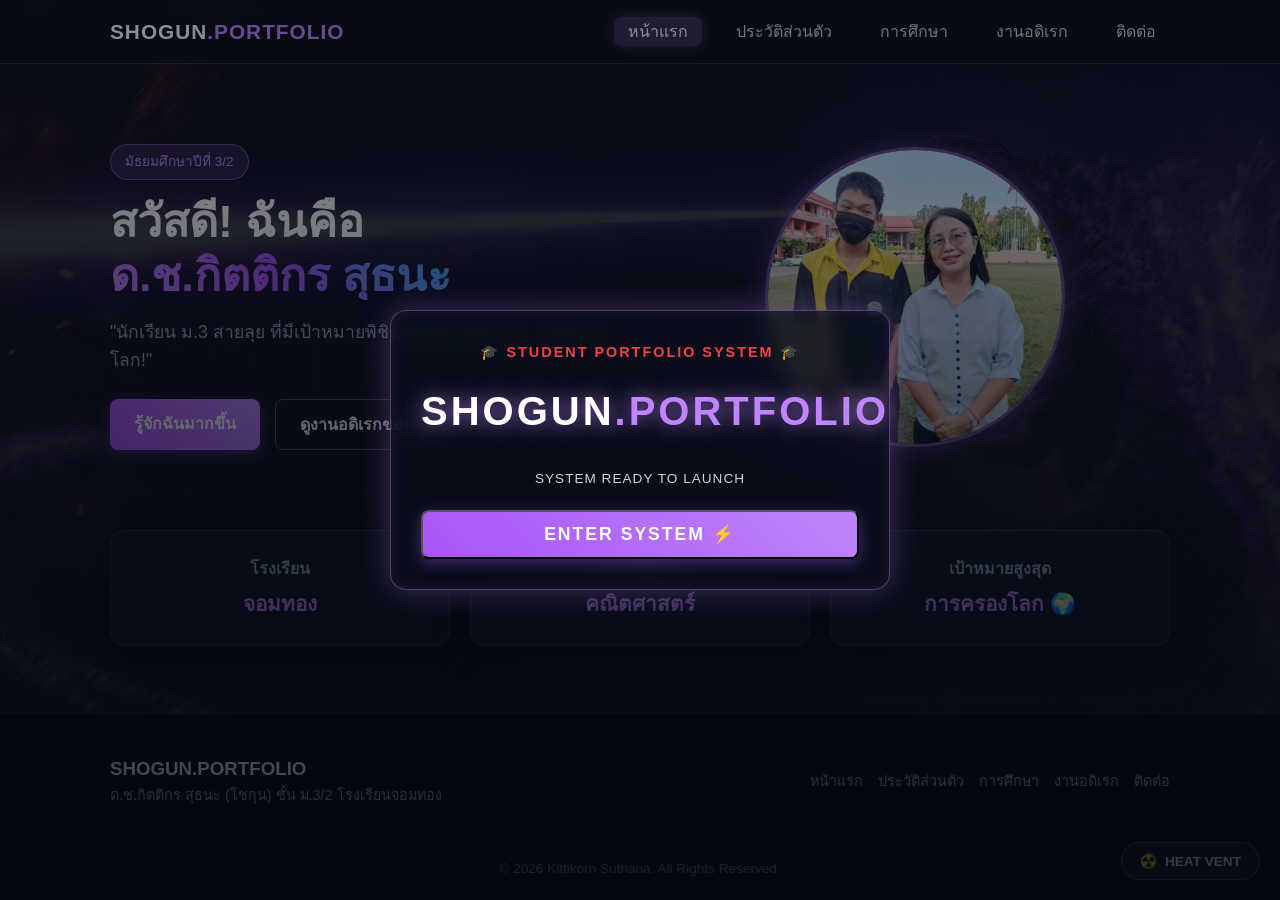
<file: index.html>
<!DOCTYPE html>
<html lang="th">
<head>
    <meta charset="UTF-8">
    <meta name="viewport" content="width=device-width, initial-scale=1.0">
    <title>หน้าแรก - Shogun Portfolio</title>
    <link rel="stylesheet" href="style.css">
</head>
<body>
    <!-- ฉากเปิดตอนเข้าหน้าเว็บ (Video Intro Overlay - Student Edition) -->
    <div id="introOverlay" class="intro-overlay">
        <!-- 1. วิดีโอพื้นหลัง -->
        <video autoplay muted loop playsinline class="intro-video-bg">
            <source src="intro-video.mp4.mp4" type="video/mp4">
            Your browser does not support the video tag.
        </video>

        <!-- 2. ไฟล์เสียง MP3 ฉากเปิด -->
        <audio id="introSound" src="crucified.mp3.mp3" preload="auto"></audio>

        <!-- 3. แผ่นฟิล์มกรองสีมืดเพื่อให้ข้อความอ่านง่าย -->
        <div class="intro-video-overlay-tint"></div>

        <!-- 4. กล่องข้อความและปุ่มเข้าสู่ระบบเพื่อปลดล็อกเสียง -->
        <div class="intro-content">
            <div class="intro-warning">🎓 STUDENT PORTFOLIO SYSTEM 🎓</div>
            <h1 class="intro-title">SHOGUN<span>.PORTFOLIO</span></h1>
            <p class="intro-subtext" style="margin-bottom: 20px;">SYSTEM READY TO LAUNCH</p>
            
            <!-- ปุ่มกดเริ่มเพื่อเปิดใช้งานเสียง -->
            <button id="startBtn" class="btn btn-primary" style="width: 100%; font-size: 1.1rem; letter-spacing: 2px;">
                ENTER SYSTEM ⚡
            </button>
        </div>
    </div>

    <!-- ปุ่มสลับโหมดระบายความร้อน Godzilla (Heat Vent Mode) มุมขวาล่าง -->
    <div class="godzilla-controls">
        <button id="heatVentBtn" class="control-btn" title="Godzilla Heat Vent Mode">
            <span class="icon">☢️</span>
            <span class="label">HEAT VENT</span>
        </button>
    </div>

    <!-- Canvas สำหรับวาดแสงเลเซอร์และเอฟเฟกต์เผาหน้าจอ -->
    <canvas id="laserCanvas"></canvas>

    <!-- Navigation Bar -->
    <header class="navbar">
        <div class="nav-container">
            <a href="index.html" class="logo">SHOGUN<span>.PORTFOLIO</span></a>
            <nav>
                <ul class="nav-links">
                    <li><a href="index.html" class="active">หน้าแรก</a></li>
                    <li><a href="profile.html">ประวัติส่วนตัว</a></li>
                    <li><a href="education.html">การศึกษา</a></li>
                    <li><a href="hobby.html">งานอดิเรก</a></li>
                    <li><a href="contact.html">ติดต่อ</a></li>
                </ul>
            </nav>
        </div>
    </header>

    <!-- Content Area -->
    <main>
        <section class="hero-section">
            <div class="hero-container">
                <div class="hero-text">
                    <span class="badge">มัธยมศึกษาปีที่ 3/2</span>
                    <h1>สวัสดี! ฉันคือ <br><span class="highlight">ด.ช.กิตติกร สุธนะ</span></h1>
                    <p class="tagline">"นักเรียน ม.3 สายลุย ที่มีเป้าหมายพิชิตคณิตศาสตร์ และ... ยึดครองโลก!"</p>
                    <div class="hero-buttons">
                        <a href="profile.html" class="btn btn-primary">รู้จักฉันมากขึ้น</a>
                        <a href="hobby.html" class="btn btn-secondary">ดูงานอดิเรกของฉัน</a>
                    </div>
                </div>
                <div class="hero-image-wrapper">
                    <div class="image-bg-glow"></div>
                    <img src="รูปกูเอง.jpg" alt="รูปโปรไฟล์ของกิตติกร" class="hero-img">
                </div>
            </div>
        </section>

        <section class="quick-highlights">
            <div class="container">
                <div class="grid-3">
                    <div class="card stat-card">
                        <h3>โรงเรียน</h3>
                        <p>จอมทอง</p>
                    </div>
                    <div class="card stat-card">
                        <h3>วิชาที่ชอบ</h3>
                        <p>คณิตศาสตร์</p>
                    </div>
                    <div class="card stat-card">
                        <h3>เป้าหมายสูงสุด</h3>
                        <p>การครองโลก 🌍</p>
                    </div>
                </div>
            </div>
        </section>
    </main>

    <!-- Footer Area -->
    <footer>
        <div class="container footer-container">
            <div class="footer-info">
                <h3>SHOGUN<span>.PORTFOLIO</span></h3>
                <p>ด.ช.กิตติกร สุธนะ (โชกุน) ชั้น ม.3/2 โรงเรียนจอมทอง</p>
            </div>
            <ul class="footer-links">
                <li><a href="index.html">หน้าแรก</a></li>
                <li><a href="profile.html">ประวัติส่วนตัว</a></li>
                <li><a href="education.html">การศึกษา</a></li>
                <li><a href="hobby.html">งานอดิเรก</a></li>
                <li><a href="contact.html">ติดต่อ</a></li>
            </ul>
        </div>
        <div class="footer-bottom">
            <p>&copy; 2026 Kittikorn Suthana. All Rights Reserved.</p>
        </div>
    </footer>

    <!-- Script สำหรับควบคุม Canvas และเอฟเฟกต์ Godzilla -->
    <script src="laser.js"></script>
</body>
</html>
</file>
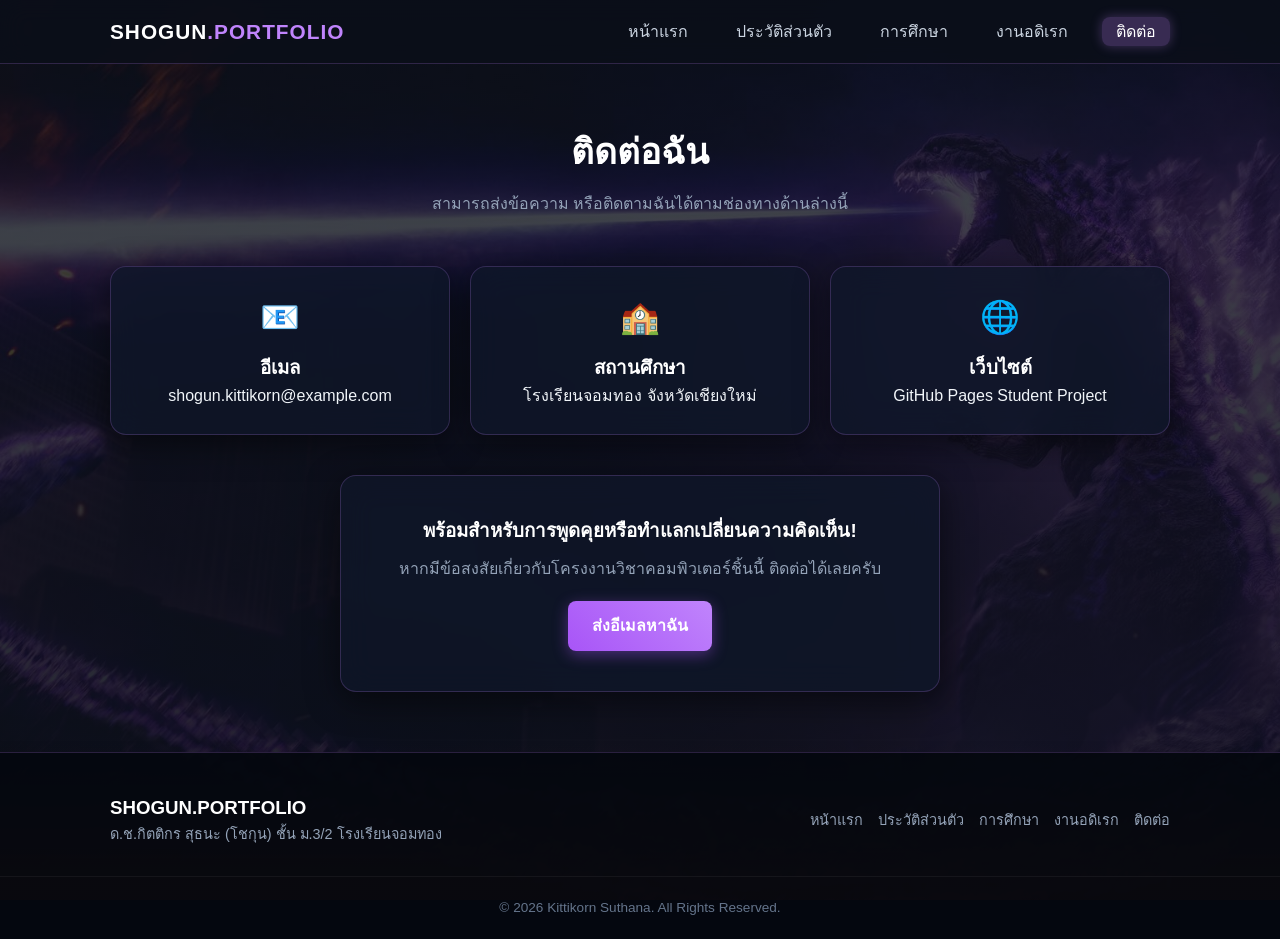
<file: contact.html>
<!DOCTYPE html>
<html lang="th">
<head>
    <meta charset="UTF-8">
    <meta name="viewport" content="width=device-width, initial-scale=1.0">
    <title>ติดต่อ - Shogun Portfolio</title>
    <link rel="stylesheet" href="style.css">
</head>
<body>
    <canvas id="laserCanvas"></canvas>

    <header class="navbar">
        <div class="nav-container">
            <a href="index.html" class="logo">SHOGUN<span>.PORTFOLIO</span></a>
            <nav>
                <ul class="nav-links">
                    <li><a href="index.html">หน้าแรก</a></li>
                    <li><a href="profile.html">ประวัติส่วนตัว</a></li>
                    <li><a href="education.html">การศึกษา</a></li>
                    <li><a href="hobby.html">งานอดิเรก</a></li>
                    <li><a href="contact.html" class="active">ติดต่อ</a></li>
                </ul>
            </nav>
        </div>
    </header>

    <main class="page-content">
        <div class="container">
            <div class="page-header">
                <h2>ติดต่อฉัน</h2>
                <p>สามารถส่งข้อความ หรือติดตามฉันได้ตามช่องทางด้านล่างนี้</p>
            </div>

            <div class="contact-grid">
                <div class="card contact-card">
                    <div class="contact-icon">📧</div>
                    <h3>อีเมล</h3>
                    <p>shogun.kittikorn@example.com</p>
                </div>

                <div class="card contact-card">
                    <div class="contact-icon">🏫</div>
                    <h3>สถานศึกษา</h3>
                    <p>โรงเรียนจอมทอง จังหวัดเชียงใหม่</p>
                </div>

                <div class="card contact-card">
                    <div class="contact-icon">🌐</div>
                    <h3>เว็บไซต์</h3>
                    <p>GitHub Pages Student Project</p>
                </div>
            </div>

            <div class="card cta-box">
                <h3>พร้อมสำหรับการพูดคุยหรือทำแลกเปลี่ยนความคิดเห็น!</h3>
                <p>หากมีข้อสงสัยเกี่ยวกับโครงงานวิชาคอมพิวเตอร์ชิ้นนี้ ติดต่อได้เลยครับ</p>
                <a href="mailto:shogun.kittikorn@example.com" class="btn btn-primary">ส่งอีเมลหาฉัน</a>
            </div>
        </div>
    </main>

    <footer>
        <div class="container footer-container">
            <div class="footer-info">
                <h3>SHOGUN<span>.PORTFOLIO</span></h3>
                <p>ด.ช.กิตติกร สุธนะ (โชกุน) ชั้น ม.3/2 โรงเรียนจอมทอง</p>
            </div>
            <ul class="footer-links">
                <li><a href="index.html">หน้าแรก</a></li>
                <li><a href="profile.html">ประวัติส่วนตัว</a></li>
                <li><a href="education.html">การศึกษา</a></li>
                <li><a href="hobby.html">งานอดิเรก</a></li>
                <li><a href="contact.html">ติดต่อ</a></li>
            </ul>
        </div>
        <div class="footer-bottom">
            <p>&copy; 2026 Kittikorn Suthana. All Rights Reserved.</p>
        </div>
    </footer>

    <script src="laser.js"></script>
</body>
</html>
</file>
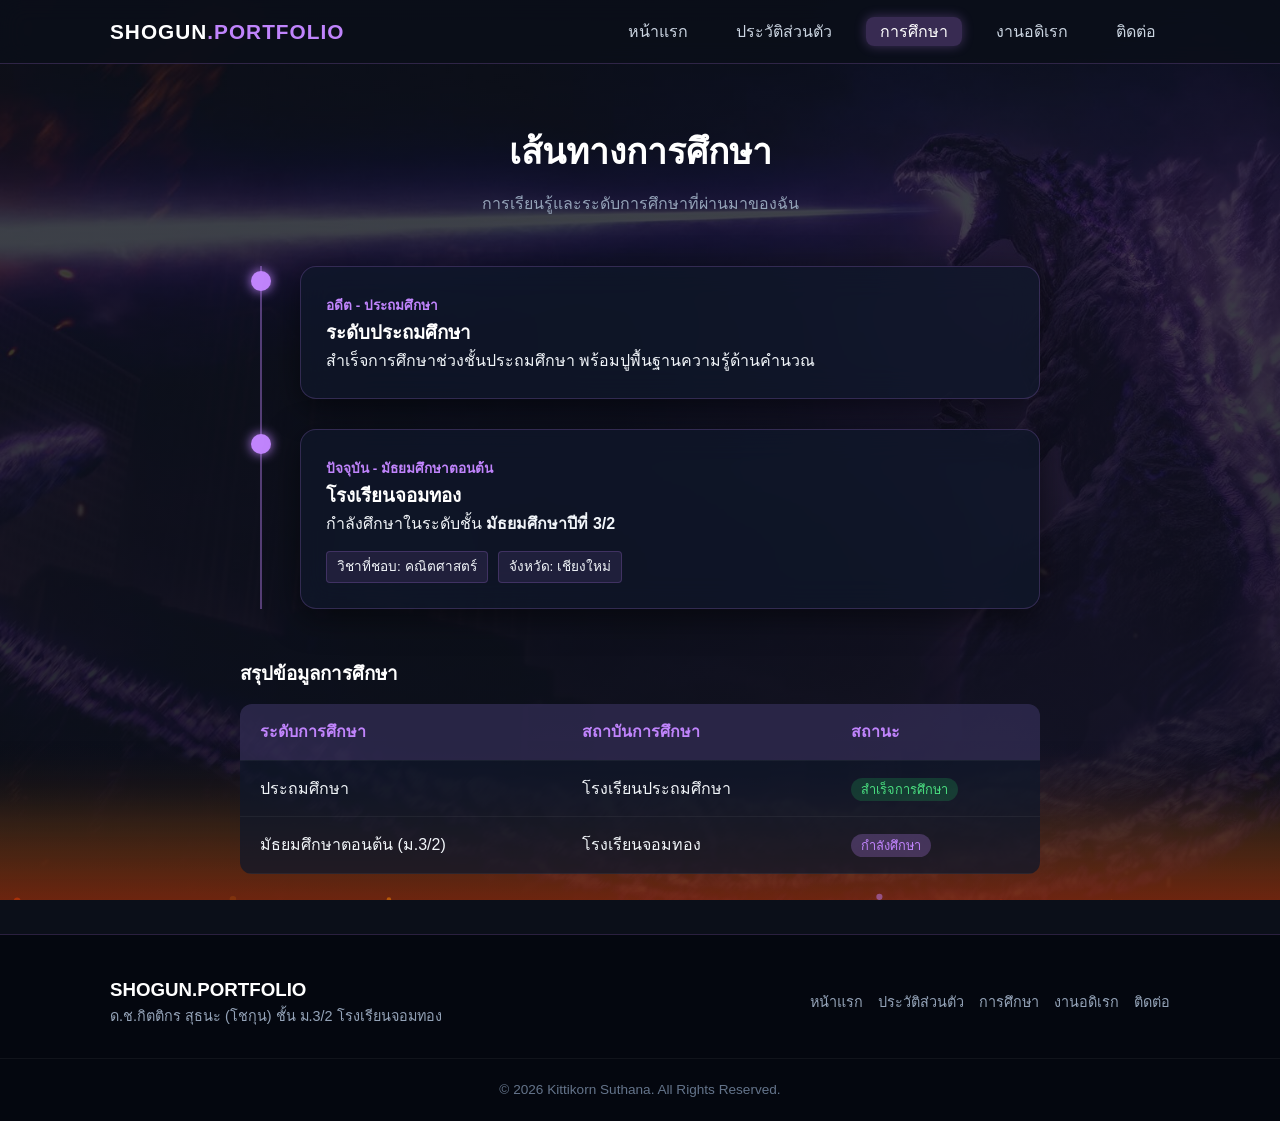
<file: education.html>
<!DOCTYPE html>
<html lang="th">
<head>
    <meta charset="UTF-8">
    <meta name="viewport" content="width=device-width, initial-scale=1.0">
    <title>การศึกษา - Shogun Portfolio</title>
    <link rel="stylesheet" href="style.css">
</head>
<body>
    <canvas id="laserCanvas"></canvas>

    <header class="navbar">
        <div class="nav-container">
            <a href="index.html" class="logo">SHOGUN<span>.PORTFOLIO</span></a>
            <nav>
                <ul class="nav-links">
                    <li><a href="index.html">หน้าแรก</a></li>
                    <li><a href="profile.html">ประวัติส่วนตัว</a></li>
                    <li><a href="education.html" class="active">การศึกษา</a></li>
                    <li><a href="hobby.html">งานอดิเรก</a></li>
                    <li><a href="contact.html">ติดต่อ</a></li>
                </ul>
            </nav>
        </div>
    </header>

    <main class="page-content">
        <div class="container">
            <div class="page-header">
                <h2>เส้นทางการศึกษา</h2>
                <p>การเรียนรู้และระดับการศึกษาที่ผ่านมาของฉัน</p>
            </div>

            <div class="timeline">
                <div class="timeline-item">
                    <div class="timeline-dot"></div>
                    <div class="timeline-content card">
                        <span class="year-badge">อดีต - ประถมศึกษา</span>
                        <h3>ระดับประถมศึกษา</h3>
                        <p>สำเร็จการศึกษาช่วงชั้นประถมศึกษา พร้อมปูพื้นฐานความรู้ด้านคำนวณ</p>
                    </div>
                </div>

                <div class="timeline-item">
                    <div class="timeline-dot"></div>
                    <div class="timeline-content card">
                        <span class="year-badge">ปัจจุบัน - มัธยมศึกษาตอนต้น</span>
                        <h3>โรงเรียนจอมทอง</h3>
                        <p>กำลังศึกษาในระดับชั้น <strong>มัธยมศึกษาปีที่ 3/2</strong></p>
                        <div class="edu-highlights">
                            <span class="tag">วิชาที่ชอบ: คณิตศาสตร์</span>
                            <span class="tag">จังหวัด: เชียงใหม่</span>
                        </div>
                    </div>
                </div>
            </div>

            <div class="table-section">
                <h3 class="section-title">สรุปข้อมูลการศึกษา</h3>
                <div class="table-wrapper">
                    <table class="custom-table">
                        <thead>
                            <tr>
                                <th>ระดับการศึกษา</th>
                                <th>สถาบันการศึกษา</th>
                                <th>สถานะ</th>
                            </tr>
                        </thead>
                        <tbody>
                            <tr>
                                <td>ประถมศึกษา</td>
                                <td>โรงเรียนประถมศึกษา</td>
                                <td><span class="status-badge completed">สำเร็จการศึกษา</span></td>
                            </tr>
                            <tr>
                                <td>มัธยมศึกษาตอนต้น (ม.3/2)</td>
                                <td>โรงเรียนจอมทอง</td>
                                <td><span class="status-badge active">กำลังศึกษา</span></td>
                            </tr>
                        </tbody>
                    </table>
                </div>
            </div>
        </div>
    </main>

    <footer>
        <div class="container footer-container">
            <div class="footer-info">
                <h3>SHOGUN<span>.PORTFOLIO</span></h3>
                <p>ด.ช.กิตติกร สุธนะ (โชกุน) ชั้น ม.3/2 โรงเรียนจอมทอง</p>
            </div>
            <ul class="footer-links">
                <li><a href="index.html">หน้าแรก</a></li>
                <li><a href="profile.html">ประวัติส่วนตัว</a></li>
                <li><a href="education.html">การศึกษา</a></li>
                <li><a href="hobby.html">งานอดิเรก</a></li>
                <li><a href="contact.html">ติดต่อ</a></li>
            </ul>
        </div>
        <div class="footer-bottom">
            <p>&copy; 2026 Kittikorn Suthana. All Rights Reserved.</p>
        </div>
    </footer>

    <script src="laser.js"></script>
</body>
</html>
</file>
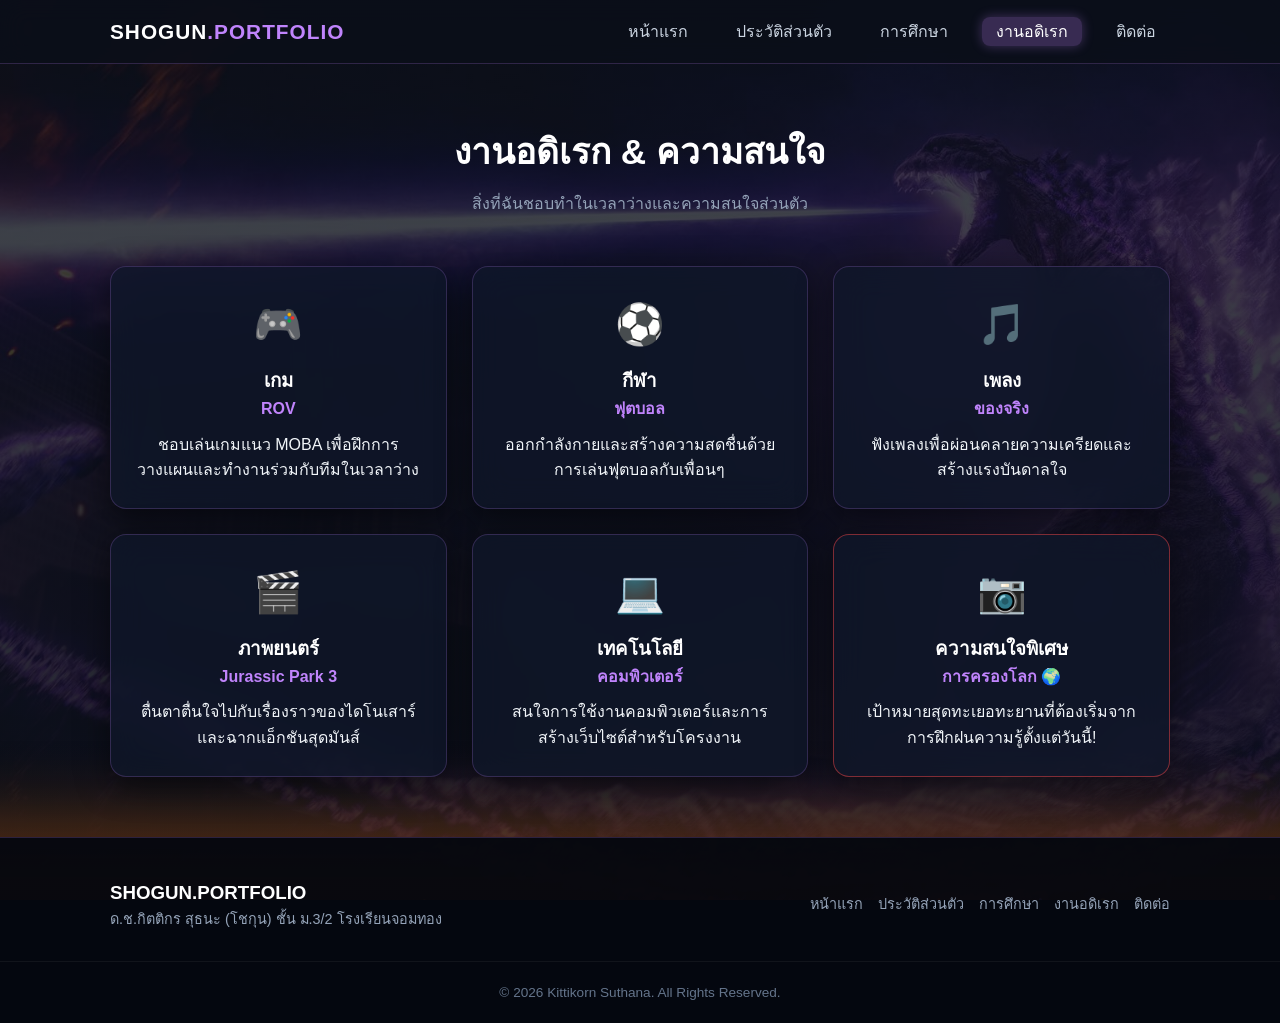
<file: hobby.html>
<!DOCTYPE html>
<html lang="th">
<head>
    <meta charset="UTF-8">
    <meta name="viewport" content="width=device-width, initial-scale=1.0">
    <title>งานอดิเรก - Shogun Portfolio</title>
    <link rel="stylesheet" href="style.css">
</head>
<body>
    <canvas id="laserCanvas"></canvas>

    <header class="navbar">
        <div class="nav-container">
            <a href="index.html" class="logo">SHOGUN<span>.PORTFOLIO</span></a>
            <nav>
                <ul class="nav-links">
                    <li><a href="index.html">หน้าแรก</a></li>
                    <li><a href="profile.html">ประวัติส่วนตัว</a></li>
                    <li><a href="education.html">การศึกษา</a></li>
                    <li><a href="hobby.html" class="active">งานอดิเรก</a></li>
                    <li><a href="contact.html">ติดต่อ</a></li>
                </ul>
            </nav>
        </div>
    </header>

    <main class="page-content">
        <div class="container">
            <div class="page-header">
                <h2>งานอดิเรก & ความสนใจ</h2>
                <p>สิ่งที่ฉันชอบทำในเวลาว่างและความสนใจส่วนตัว</p>
            </div>

            <div class="hobby-grid">
                <div class="card hobby-card">
                    <div class="hobby-icon">🎮</div>
                    <h3>เกม</h3>
                    <h4>ROV</h4>
                    <p>ชอบเล่นเกมแนว MOBA เพื่อฝึกการวางแผนและทำงานร่วมกับทีมในเวลาว่าง</p>
                </div>

                <div class="card hobby-card">
                    <div class="hobby-icon">⚽</div>
                    <h3>กีฬา</h3>
                    <h4>ฟุตบอล</h4>
                    <p>ออกกำลังกายและสร้างความสดชื่นด้วยการเล่นฟุตบอลกับเพื่อนๆ</p>
                </div>

                <div class="card hobby-card">
                    <div class="hobby-icon">🎵</div>
                    <h3>เพลง</h3>
                    <h4>ของจริง</h4>
                    <p>ฟังเพลงเพื่อผ่อนคลายความเครียดและสร้างแรงบันดาลใจ</p>
                </div>

                <div class="card hobby-card">
                    <div class="hobby-icon">🎬</div>
                    <h3>ภาพยนตร์</h3>
                    <h4>Jurassic Park 3</h4>
                    <p>ตื่นตาตื่นใจไปกับเรื่องราวของไดโนเสาร์และฉากแอ็กชันสุดมันส์</p>
                </div>

                <div class="card hobby-card">
                    <div class="hobby-icon">💻</div>
                    <h3>เทคโนโลยี</h3>
                    <h4>คอมพิวเตอร์</h4>
                    <p>สนใจการใช้งานคอมพิวเตอร์และการสร้างเว็บไซต์สำหรับโครงงาน</p>
                </div>

                <div class="card hobby-card feature-hobby">
                    <div class="hobby-icon">📷</div>
                    <h3>ความสนใจพิเศษ</h3>
                    <h4>การครองโลก 🌍</h4>
                    <p>เป้าหมายสุดทะเยอทะยานที่ต้องเริ่มจากการฝึกฝนความรู้ตั้งแต่วันนี้!</p>
                </div>
            </div>
        </div>
    </main>

    <footer>
        <div class="container footer-container">
            <div class="footer-info">
                <h3>SHOGUN<span>.PORTFOLIO</span></h3>
                <p>ด.ช.กิตติกร สุธนะ (โชกุน) ชั้น ม.3/2 โรงเรียนจอมทอง</p>
            </div>
            <ul class="footer-links">
                <li><a href="index.html">หน้าแรก</a></li>
                <li><a href="profile.html">ประวัติส่วนตัว</a></li>
                <li><a href="education.html">การศึกษา</a></li>
                <li><a href="hobby.html">งานอดิเรก</a></li>
                <li><a href="contact.html">ติดต่อ</a></li>
            </ul>
        </div>
        <div class="footer-bottom">
            <p>&copy; 2026 Kittikorn Suthana. All Rights Reserved.</p>
        </div>
    </footer>

    <script src="laser.js"></script>
</body>
</html>
</file>
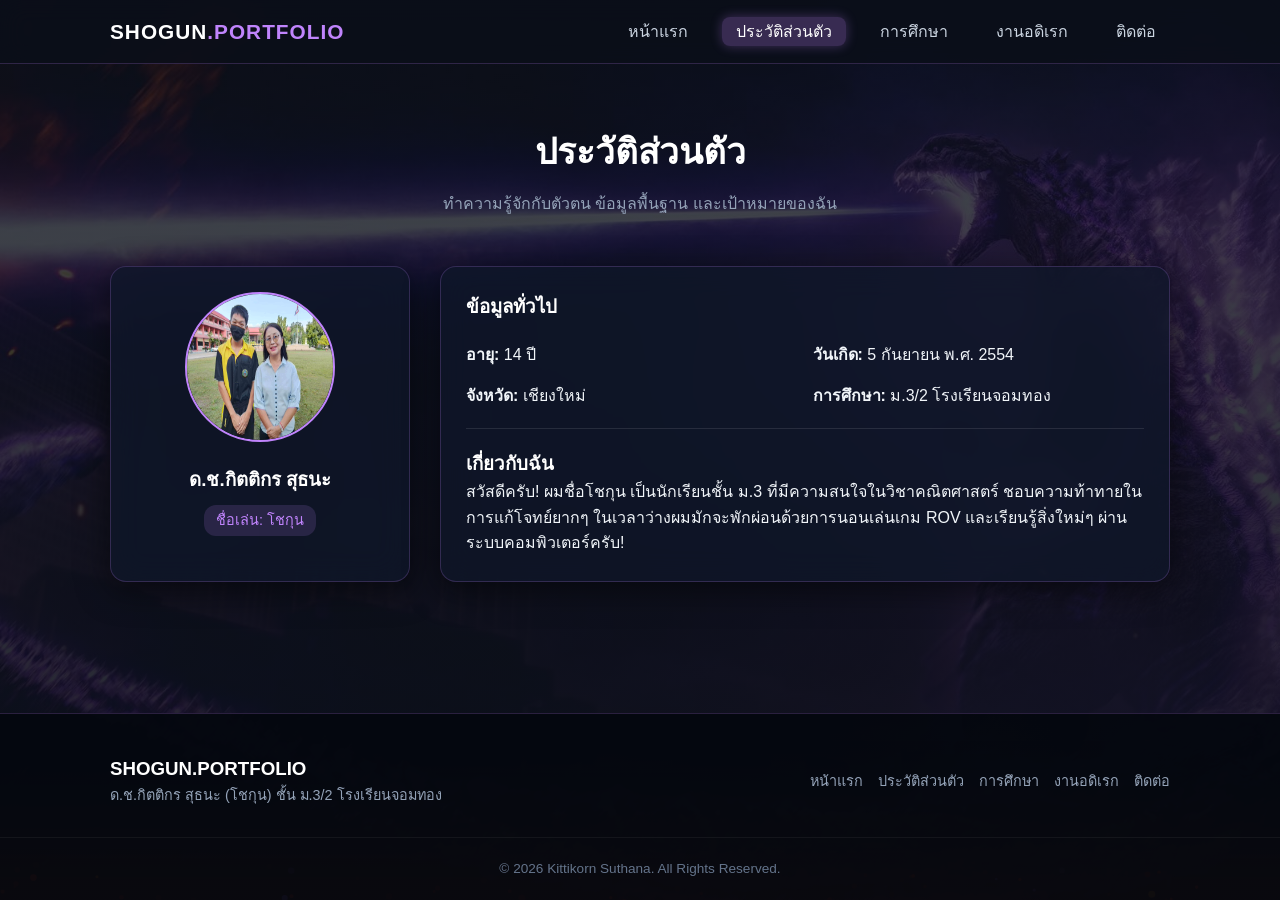
<file: profile.html>
<!DOCTYPE html>
<html lang="th">
<head>
    <meta charset="UTF-8">
    <meta name="viewport" content="width=device-width, initial-scale=1.0">
    <title>ประวัติส่วนตัว - Shogun Portfolio</title>
    <link rel="stylesheet" href="style.css">
</head>
<body>
    <canvas id="laserCanvas"></canvas>

    <header class="navbar">
        <div class="nav-container">
            <a href="index.html" class="logo">SHOGUN<span>.PORTFOLIO</span></a>
            <nav>
                <ul class="nav-links">
                    <li><a href="index.html">หน้าแรก</a></li>
                    <li><a href="profile.html" class="active">ประวัติส่วนตัว</a></li>
                    <li><a href="education.html">การศึกษา</a></li>
                    <li><a href="hobby.html">งานอดิเรก</a></li>
                    <li><a href="contact.html">ติดต่อ</a></li>
                </ul>
            </nav>
        </div>
    </header>

    <main class="page-content">
        <div class="container">
            <div class="page-header">
                <h2>ประวัติส่วนตัว</h2>
                <p>ทำความรู้จักกับตัวตน ข้อมูลพื้นฐาน และเป้าหมายของฉัน</p>
            </div>

            <div class="profile-grid">
                <div class="profile-card-left card">
                    <img src="รูปกูเอง.jpg" alt="รูปโปรไฟล์ของกิตติกร" class="profile-avatar">
                    <h3>ด.ช.กิตติกร สุธนะ</h3>
                    <span class="nickname-badge">ชื่อเล่น: โชกุน</span>
                </div>

                <div class="profile-card-right card">
                    <h3>ข้อมูลทั่วไป</h3>
                    <div class="info-list">
                        <div class="info-item"><strong>อายุ:</strong> 14 ปี</div>
                        <div class="info-item"><strong>วันเกิด:</strong> 5 กันยายน พ.ศ. 2554</div>
                        <div class="info-item"><strong>จังหวัด:</strong> เชียงใหม่</div>
                        <div class="info-item"><strong>การศึกษา:</strong> ม.3/2 โรงเรียนจอมทอง</div>
                    </div>

                    <hr class="divider">

                    <h3>เกี่ยวกับฉัน</h3>
                    <p class="about-text">
                        สวัสดีครับ! ผมชื่อโชกุน เป็นนักเรียนชั้น ม.3 ที่มีความสนใจในวิชาคณิตศาสตร์ ชอบความท้าทายในการแก้โจทย์ยากๆ ในเวลาว่างผมมักจะพักผ่อนด้วยการนอนเล่นเกม ROV และเรียนรู้สิ่งใหม่ๆ ผ่านระบบคอมพิวเตอร์ครับ!
                    </p>
                </div>
            </div>
        </div>
    </main>

    <footer>
        <div class="container footer-container">
            <div class="footer-info">
                <h3>SHOGUN<span>.PORTFOLIO</span></h3>
                <p>ด.ช.กิตติกร สุธนะ (โชกุน) ชั้น ม.3/2 โรงเรียนจอมทอง</p>
            </div>
            <ul class="footer-links">
                <li><a href="index.html">หน้าแรก</a></li>
                <li><a href="profile.html">ประวัติส่วนตัว</a></li>
                <li><a href="education.html">การศึกษา</a></li>
                <li><a href="hobby.html">งานอดิเรก</a></li>
                <li><a href="contact.html">ติดต่อ</a></li>
            </ul>
        </div>
        <div class="footer-bottom">
            <p>&copy; 2026 Kittikorn Suthana. All Rights Reserved.</p>
        </div>
    </footer>

    <script src="laser.js"></script>
</body>
</html>
</file>
<file: style.css>
/* Reset & General Setup */
* {
    margin: 0;
    padding: 0;
    box-sizing: border-box;
    font-family: 'Segoe UI', Tahoma, Geneva, Verdana, sans-serif;
}

/* Canvas Layer สำหรับเอฟเฟกต์เลเซอร์และเปลวเพลิง (อยู่ด้านหลังสุด ไม่บังข้อความ) */
#laserCanvas {
    position: fixed !important;
    top: 0 !important;
    left: 0 !important;
    width: 100vw !important;
    height: 100vh !important;
    z-index: -1 !important; /* ส่งไปอยู่ชั้นหลังสุด เพื่อไม่ให้บังข้อความ */
    pointer-events: none !important; /* คลิกทะลุปุ่มและข้อความได้ปกติ */
}

body {
    background-color: #0b0f19;
    color: #f1f5f9;
    line-height: 1.6;
    background-image: 
        linear-gradient(to bottom, rgba(11, 15, 25, 0.75), rgba(11, 15, 25, 0.92)),
        url('shin.jpg');
    background-size: cover;
    background-position: center;
    background-attachment: fixed;
    min-height: 100vh;
    display: flex;
    flex-direction: column;
}

main {
    flex: 1;
}

.container {
    max-width: 1100px;
    margin: 0 auto;
    padding: 0 20px;
}

/* Typography & Accent Colors */
h1, h2, h3, h4 {
    color: #ffffff;
}

.highlight {
    background: linear-gradient(45deg, #c084fc, #a855f7, #38bdf8);
    -webkit-background-clip: text;
    -webkit-text-fill-color: transparent;
    transition: all 0.4s ease;
}

.badge {
    background: rgba(192, 132, 252, 0.15);
    color: #c084fc;
    padding: 6px 14px;
    border-radius: 20px;
    font-size: 0.85rem;
    border: 1px solid rgba(192, 132, 252, 0.4);
    display: inline-block;
    margin-bottom: 15px;
}

/* Navigation Bar */
.navbar {
    position: sticky;
    top: 0;
    background: rgba(11, 15, 25, 0.85);
    backdrop-filter: blur(12px);
    border-bottom: 1px solid rgba(192, 132, 252, 0.2);
    z-index: 1000;
}

.nav-container {
    max-width: 1100px;
    margin: 0 auto;
    display: flex;
    justify-content: space-between;
    align-items: center;
    padding: 15px 20px;
}

.logo {
    font-size: 1.3rem;
    font-weight: 700;
    color: #fff;
    text-decoration: none;
    letter-spacing: 1px;
}

.logo span {
    color: #c084fc;
}

.nav-links {
    display: flex;
    list-style: none;
    gap: 20px;
}

.nav-links a {
    color: #cbd5e1;
    text-decoration: none;
    font-weight: 500;
    padding: 6px 14px;
    border-radius: 8px;
    transition: all 0.3s ease;
}

.nav-links a:hover,
.nav-links a.active {
    color: #ffffff;
    background: rgba(192, 132, 252, 0.25);
    box-shadow: 0 0 12px rgba(192, 132, 252, 0.3);
}

/* Card Design */
.card {
    background: rgba(15, 23, 42, 0.75);
    backdrop-filter: blur(16px);
    border: 1px solid rgba(192, 132, 252, 0.2);
    border-radius: 16px;
    padding: 25px;
    box-shadow: 0 8px 32px 0 rgba(0, 0, 0, 0.5);
    transition: transform 0.3s ease, border-color 0.3s ease, box-shadow 0.3s ease;
}

.card:hover {
    transform: translateY(-5px);
    border-color: rgba(192, 132, 252, 0.6);
    box-shadow: 0 12px 40px rgba(192, 132, 252, 0.25);
}

/* Buttons Design */
.btn {
    display: inline-block;
    padding: 12px 24px;
    border-radius: 8px;
    text-decoration: none;
    font-weight: 600;
    transition: all 0.3s ease;
    cursor: pointer;
}

.btn-primary {
    background: linear-gradient(45deg, #a855f7, #c084fc);
    color: #ffffff;
    box-shadow: 0 4px 15px rgba(168, 85, 247, 0.4);
}

.btn-primary:hover {
    box-shadow: 0 6px 20px rgba(192, 132, 252, 0.7);
    transform: translateY(-2px);
}

.btn-secondary {
    background: transparent;
    color: #fff;
    border: 1px solid rgba(192, 132, 252, 0.4);
}

.btn-secondary:hover {
    background: rgba(192, 132, 252, 0.15);
    border-color: #c084fc;
}

/* Hero Section */
.hero-section {
    padding: 80px 0;
}

.hero-container {
    max-width: 1100px;
    margin: 0 auto;
    padding: 0 20px;
    display: grid;
    grid-template-columns: 1fr 1fr;
    gap: 40px;
    align-items: center;
}

.hero-text h1 {
    font-size: 2.8rem;
    margin-bottom: 15px;
    line-height: 1.2;
}

.tagline {
    font-size: 1.1rem;
    color: #94a3b8;
    margin-bottom: 25px;
}

.hero-buttons {
    display: flex;
    gap: 15px;
}

/* Profile Frame (แบบเดิม) */
.hero-image-wrapper {
    position: relative;
    display: flex;
    justify-content: center;
    align-items: center;
}

.hero-img {
    width: 300px;
    height: 300px;
    border-radius: 50%;
    object-fit: cover;
    border: 3px solid rgba(192, 132, 252, 0.5);
    box-shadow: 0 0 25px rgba(192, 132, 252, 0.3);
    position: relative;
    z-index: 2;
    transition: transform 0.3s ease;
}

.hero-img:hover {
    transform: scale(1.04);
}

.image-bg-glow {
    position: absolute;
    width: 320px;
    height: 320px;
    background: radial-gradient(circle, rgba(192,132,252,0.4) 0%, rgba(0,0,0,0) 70%);
    z-index: 0;
}

/* Common Page Setup */
.page-content {
    padding: 60px 0;
}

.page-header {
    text-align: center;
    margin-bottom: 50px;
}

.page-header h2 {
    font-size: 2.2rem;
    margin-bottom: 10px;
}

.page-header p {
    color: #94a3b8;
}

/* Stat Grid */
.grid-3 {
    display: grid;
    grid-template-columns: repeat(3, 1fr);
    gap: 20px;
}

.stat-card {
    text-align: center;
}

.stat-card h3 {
    font-size: 1rem;
    color: #94a3b8;
    margin-bottom: 5px;
}

.stat-card p {
    font-size: 1.3rem;
    font-weight: bold;
    color: #c084fc;
}

/* Profile Page */
.profile-grid {
    display: grid;
    grid-template-columns: 300px 1fr;
    gap: 30px;
}

.profile-card-left {
    text-align: center;
}

.profile-avatar {
    width: 150px;
    height: 150px;
    border-radius: 50%;
    margin-bottom: 15px;
    border: 2px solid #c084fc;
}

.nickname-badge {
    display: inline-block;
    margin-top: 10px;
    background: rgba(192, 132, 252, 0.15);
    color: #c084fc;
    padding: 4px 12px;
    border-radius: 12px;
    font-size: 0.9rem;
}

.info-list {
    display: grid;
    grid-template-columns: 1fr 1fr;
    gap: 15px;
    margin: 20px 0;
}

.divider {
    border: 0;
    height: 1px;
    background: rgba(255, 255, 255, 0.1);
    margin: 20px 0;
}

/* Timeline */
.timeline {
    position: relative;
    max-width: 800px;
    margin: 0 auto 50px;
}

.timeline::before {
    content: '';
    position: absolute;
    left: 20px;
    top: 0;
    bottom: 0;
    width: 2px;
    background: rgba(192, 132, 252, 0.4);
}

.timeline-item {
    position: relative;
    padding-left: 60px;
    margin-bottom: 30px;
}

.timeline-dot {
    position: absolute;
    left: 11px;
    top: 5px;
    width: 20px;
    height: 20px;
    border-radius: 50%;
    background: #c084fc;
    box-shadow: 0 0 12px #c084fc;
}

.year-badge {
    font-size: 0.85rem;
    color: #c084fc;
    font-weight: bold;
}

.edu-highlights {
    margin-top: 15px;
    display: flex;
    gap: 10px;
}

.tag {
    background: rgba(192, 132, 252, 0.1);
    border: 1px solid rgba(192, 132, 252, 0.2);
    padding: 4px 10px;
    border-radius: 4px;
    font-size: 0.85rem;
}

/* Table Section */
.table-section {
    max-width: 800px;
    margin: 0 auto;
}

.section-title {
    margin-bottom: 15px;
}

.table-wrapper {
    overflow-x: auto;
}

.custom-table {
    width: 100%;
    border-collapse: collapse;
    background: rgba(15, 23, 42, 0.75);
    border-radius: 12px;
    overflow: hidden;
}

.custom-table th, .custom-table td {
    padding: 15px 20px;
    text-align: left;
    border-bottom: 1px solid rgba(255, 255, 255, 0.05);
}

.custom-table th {
    background: rgba(192, 132, 252, 0.15);
    color: #c084fc;
}

.status-badge {
    padding: 4px 10px;
    border-radius: 12px;
    font-size: 0.8rem;
}

.status-badge.completed {
    background: rgba(34, 197, 94, 0.2);
    color: #4ade80;
}

.status-badge.active {
    background: rgba(192, 132, 252, 0.25);
    color: #c084fc;
}

/* Hobby Section */
.hobby-grid {
    display: grid;
    grid-template-columns: repeat(3, 1fr);
    gap: 25px;
}

.hobby-card {
    text-align: center;
}

.hobby-icon {
    font-size: 2.5rem;
    margin-bottom: 10px;
}

.hobby-card h4 {
    color: #c084fc;
    margin-bottom: 10px;
}

.feature-hobby {
    border-color: rgba(239, 68, 68, 0.5);
}

.feature-hobby:hover {
    border-color: #ef4444;
}

/* Contact Section */
.contact-grid {
    display: grid;
    grid-template-columns: repeat(3, 1fr);
    gap: 20px;
    margin-bottom: 40px;
}

.contact-card {
    text-align: center;
}

.contact-icon {
    font-size: 2rem;
    margin-bottom: 10px;
}

.cta-box {
    text-align: center;
    max-width: 600px;
    margin: 0 auto;
    padding: 40px;
}

.cta-box h3 {
    margin-bottom: 10px;
}

.cta-box p {
    color: #94a3b8;
    margin-bottom: 20px;
}

/* Footer Design */
footer {
    background: rgba(5, 8, 15, 0.95);
    border-top: 1px solid rgba(192, 132, 252, 0.2);
    padding: 40px 0 20px;
    margin-top: auto;
}

.footer-container {
    display: flex;
    justify-content: space-between;
    align-items: center;
    margin-bottom: 30px;
}

.footer-info p {
    color: #94a3b8;
    font-size: 0.9rem;
}

.footer-links {
    display: flex;
    list-style: none;
    gap: 15px;
}

.footer-links a {
    color: #94a3b8;
    text-decoration: none;
    font-size: 0.9rem;
    transition: color 0.3s ease;
}

.footer-links a:hover {
    color: #c084fc;
}

.footer-bottom {
    text-align: center;
    padding-top: 20px;
    border-top: 1px solid rgba(255, 255, 255, 0.05);
    color: #64748b;
    font-size: 0.85rem;
}

/* Responsive Support */
@media (max-width: 768px) {
    .nav-container {
        flex-direction: column;
        gap: 15px;
    }

    .hero-container {
        grid-template-columns: 1fr;
        text-align: center;
    }

    .hero-buttons {
        justify-content: center;
    }

    .hero-img, .image-bg-glow {
        width: 230px;
        height: 230px;
    }

    .grid-3, .hobby-grid, .contact-grid {
        grid-template-columns: 1fr;
    }

    .profile-grid {
        grid-template-columns: 1fr;
    }

    .info-list {
        grid-template-columns: 1fr;
    }

    .footer-container {
        flex-direction: column;
        gap: 20px;
        text-align: center;
    }
}

/* DOM Interaction Effects (ข้อความสั่นกระชับ และปุ่มโดนไหม้) */
.godzilla-shake {
    animation: gzShake 0.12s infinite alternate !important;
    color: #c084fc !important;
    text-shadow: 0 0 8px #a855f7 !important;
    transition: all 0.1s ease !important;
}

.godzilla-burned {
    background: linear-gradient(135deg, #ff4500, #7e22ce) !important;
    color: #ffffff !important;
    box-shadow: 0 0 20px #ff4500, 0 0 30px #a855f7 !important;
    border-color: #ffaa00 !important;
    transform: scale(1.04) !important;
    transition: all 0.15s ease !important;
}

@keyframes gzShake {
    0% { transform: translate(1px, 1px) rotate(0deg); }
    100% { transform: translate(-1px, -1px) rotate(0.5deg); }
}

/* ==========================================
   1. GODZILLA CONTROLS (มุมขวาล่าง)
   ========================================== */
.godzilla-controls {
    position: fixed;
    bottom: 20px;
    right: 20px;
    z-index: 10000;
}

.control-btn {
    background: rgba(15, 23, 42, 0.85);
    border: 1px solid rgba(192, 132, 252, 0.4);
    color: #e2e8f0;
    padding: 10px 18px;
    border-radius: 20px;
    backdrop-filter: blur(8px);
    cursor: pointer;
    display: flex;
    align-items: center;
    gap: 8px;
    font-size: 0.85rem;
    font-weight: bold;
    box-shadow: 0 4px 12px rgba(0,0,0,0.4);
    transition: all 0.3s ease;
}

.control-btn:hover {
    border-color: #c084fc;
    box-shadow: 0 0 15px rgba(192, 132, 252, 0.5);
    transform: translateY(-2px);
}

.control-btn.active {
    background: linear-gradient(135deg, #dc2626, #ff4500) !important;
    border-color: #ffedd5 !important;
    color: #ffffff !important;
    box-shadow: 0 0 25px rgba(255, 69, 0, 0.9), inset 0 0 10px #ffffff !important;
    animation: btnAlert 0.6s infinite alternate ease-in-out;
}

/* ==========================================
   2. HEAT VENT MODE (โหมดระบายความร้อนฉบับยกระดับ)
   ========================================== */

/* เพิ่มความคอนทราสต์และความสว่างโทนร้อนให้หน้าจอ */
body.heat-vent-active {
    filter: brightness(0.9) contrast(1.25) saturate(1.4);
    transition: filter 0.5s ease;
}

/* เอฟเฟกต์ไอความร้อน (Heat Haze) เต้นปกคลุมทั้งหน้าจอ */
body.heat-vent-active::before {
    content: '';
    position: fixed;
    top: 0; left: 0; right: 0; bottom: 0;
    background: radial-gradient(circle, rgba(239, 68, 68, 0.15) 0%, rgba(185, 28, 28, 0.35) 100%);
    pointer-events: none;
    z-index: 9998;
    animation: heatHazePulse 1.2s infinite alternate ease-in-out;
}

/* ปรับสีขอบและการเรืองแสงของการ์ด Navbar และรูปภาพ */
body.heat-vent-active .card,
body.heat-vent-active .navbar,
body.heat-vent-active .hero-img {
    border-color: #f97316 !important;
    animation: heatVentGlow 0.8s infinite alternate ease-in-out !important;
}

/* ปรับสีส่วน Timeline เป็นเพลิงส้มสว่าง */
body.heat-vent-active .timeline::before,
body.heat-vent-active .timeline-dot {
    background: #ff4500 !important;
    box-shadow: 0 0 20px #ff4500, 0 0 35px #dc2626 !important;
}

/* เปลี่ยนตัวอักษรเน้นย้ำ (Highlight) เป็นสีลาวาเดือด */
body.heat-vent-active .highlight {
    background: linear-gradient(45deg, #ff4500, #f97316, #ef4444) !important;
    -webkit-background-clip: text !important;
    -webkit-text-fill-color: transparent !important;
    text-shadow: 0 0 15px rgba(255, 69, 0, 0.6);
}

/* --- Keyframe Animations --- */

/* ไอความร้อนขยายสลับจังหวะ */
@keyframes heatHazePulse {
    0% { opacity: 0.4; transform: scale(1); }
    100% { opacity: 0.85; transform: scale(1.01); }
}

/* แสงวาบร้อนแรงของกรอบการ์ด */
@keyframes heatVentGlow {
    0% {
        box-shadow: 0 0 15px rgba(239, 68, 68, 0.5), inset 0 0 10px rgba(249, 115, 22, 0.3);
        border-color: #ef4444;
    }
    100% {
        box-shadow: 0 0 35px rgba(249, 115, 22, 0.9), inset 0 0 25px rgba(239, 68, 68, 0.6);
        border-color: #ffedd5;
    }
}

/* ปุ่ม Heat Vent เด้งกะพริบสไตล์เตือนภัย */
@keyframes btnAlert {
    0% { transform: scale(1); }
    100% { transform: scale(1.05); }
}

/* ==========================================
   3. INTRO OVERLAY SYSTEM (FULLSCREEN VIDEO BACKGROUND)
   ========================================== */
.intro-overlay {
    position: fixed;
    top: 0;
    left: 0;
    width: 100vw;
    height: 100vh;
    z-index: 99999;
    display: flex;
    justify-content: center;
    align-items: center;
    text-align: center;
    overflow: hidden;
    transition: opacity 0.8s ease, visibility 0.8s ease;
}

/* วิดีโอขยายเต็มหน้าจอ 100% พอดี ไม่เบี้ยว */
.intro-video-bg {
    position: absolute;
    top: 50%;
    left: 50%;
    width: 100vw;
    height: 100vh;
    min-width: 100%;
    min-height: 100%;
    transform: translate(-50%, -50%);
    object-fit: cover;
    z-index: 1;
}

/* แผ่นกรองสีมืดเพื่อให้ข้อความอ่านง่ายขึ้น */
.intro-video-overlay-tint {
    position: absolute;
    top: 0;
    left: 0;
    width: 100%;
    height: 100%;
    background: linear-gradient(to bottom, rgba(5, 8, 17, 0.45), rgba(5, 8, 17, 0.8));
    z-index: 2;
}

.intro-overlay.fade-out {
    opacity: 0;
    visibility: hidden;
    pointer-events: none;
}

/* กล่องข้อความสไตล์กระจกวิเศษ (Glassmorphism) */
.intro-content {
    position: relative;
    z-index: 3;
    max-width: 500px;
    width: 90%;
    padding: 30px;
    background: rgba(10, 15, 28, 0.65);
    backdrop-filter: blur(10px);
    -webkit-backdrop-filter: blur(10px);
    border: 1px solid rgba(192, 132, 252, 0.4);
    border-radius: 16px;
    box-shadow: 0 0 30px rgba(192, 132, 252, 0.3), inset 0 0 15px rgba(192, 132, 252, 0.1);
}

.intro-warning {
    color: #ef4444;
    font-weight: bold;
    font-size: 0.9rem;
    letter-spacing: 2px;
    margin-bottom: 15px;
    animation: warningBlink 0.6s infinite alternate;
}

.intro-title {
    font-size: 2.5rem;
    font-weight: 800;
    letter-spacing: 3px;
    color: #ffffff;
    margin-bottom: 25px;
    text-shadow: 0 0 20px rgba(192, 132, 252, 0.8);
}

.intro-title span {
    color: #c084fc;
}

.intro-progress-bar {
    width: 100%;
    height: 8px;
    background: rgba(255, 255, 255, 0.1);
    border-radius: 10px;
    overflow: hidden;
    border: 1px solid rgba(192, 132, 252, 0.3);
    box-shadow: 0 0 15px rgba(192, 132, 252, 0.2);
    margin-bottom: 15px;
}

.intro-progress {
    width: 0%;
    height: 100%;
    background: linear-gradient(90deg, #a855f7, #c084fc, #38bdf8);
    box-shadow: 0 0 12px #c084fc;
    transition: width 0.05s linear;
}

.intro-subtext {
    font-size: 0.85rem;
    color: #cbd5e1;
    letter-spacing: 1px;
}

@keyframes warningBlink {
    0% { opacity: 0.3; }
    100% { opacity: 1; }
}
</file>
